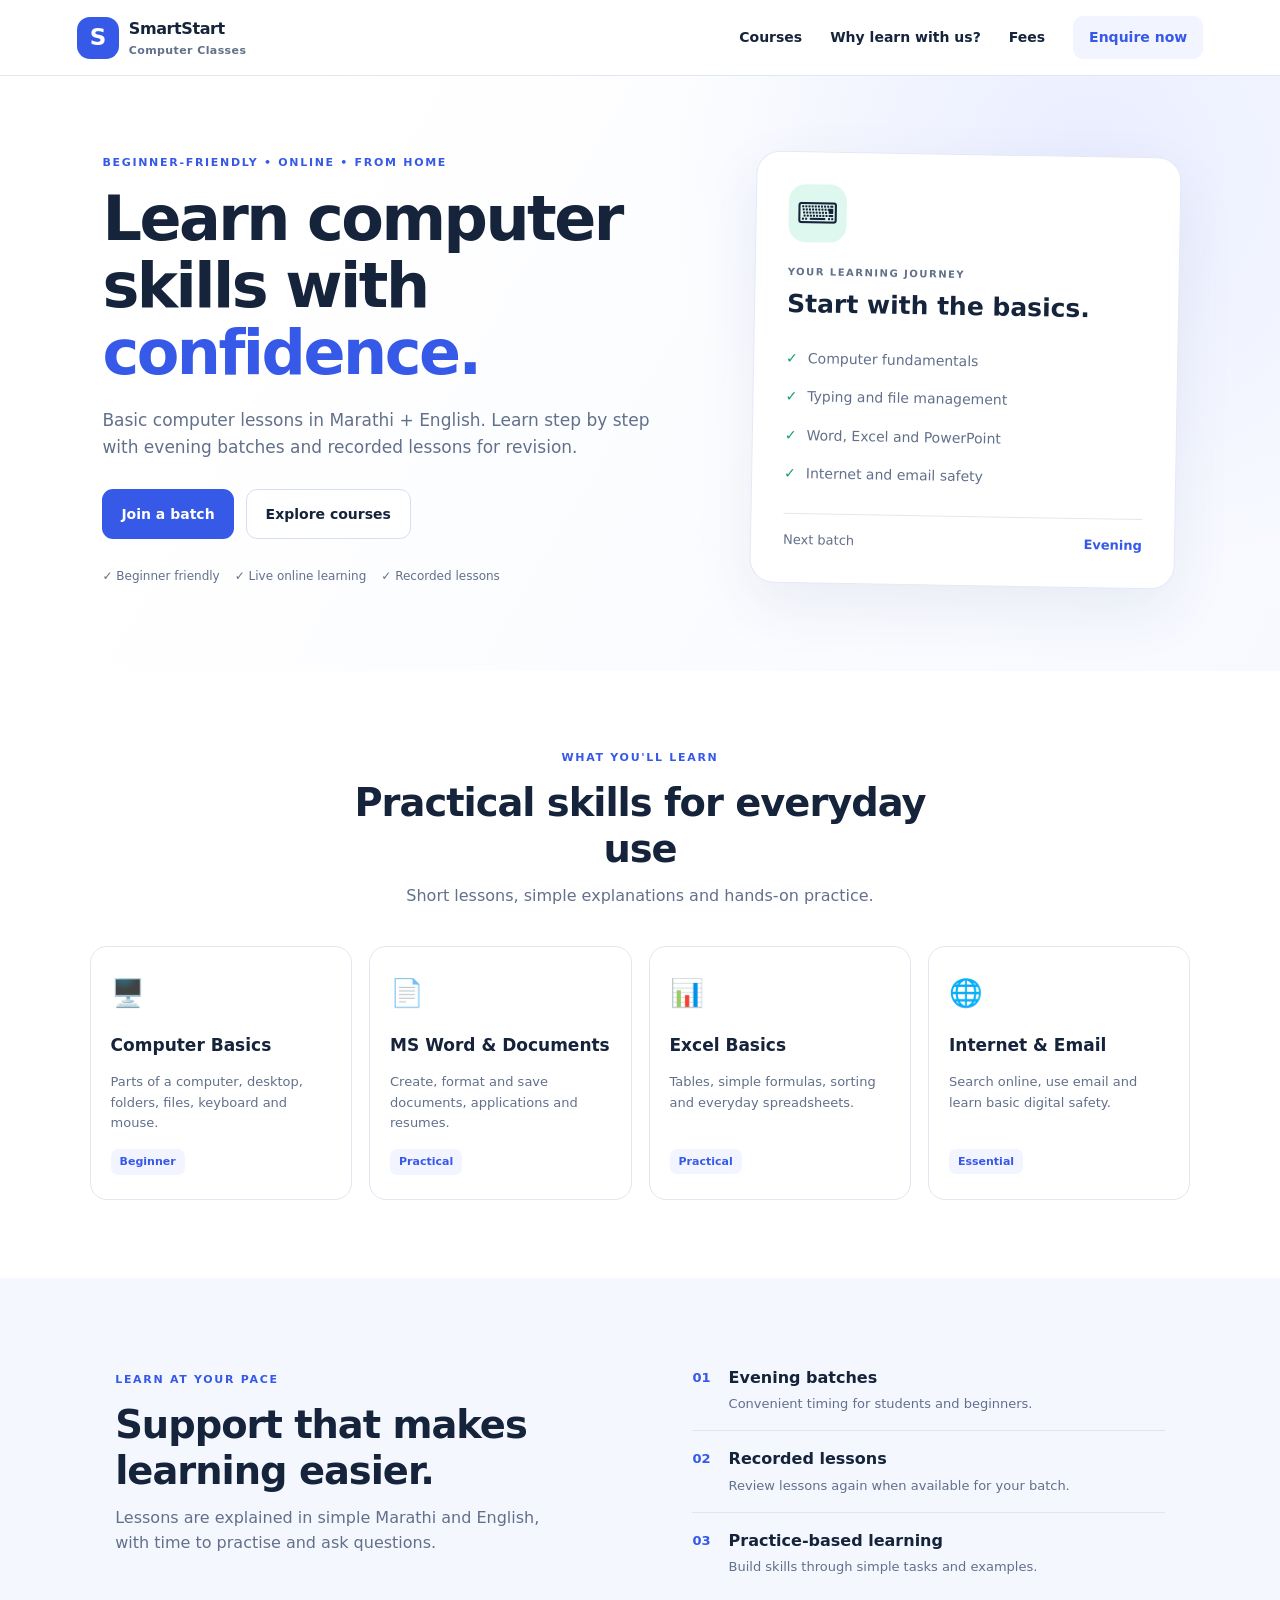
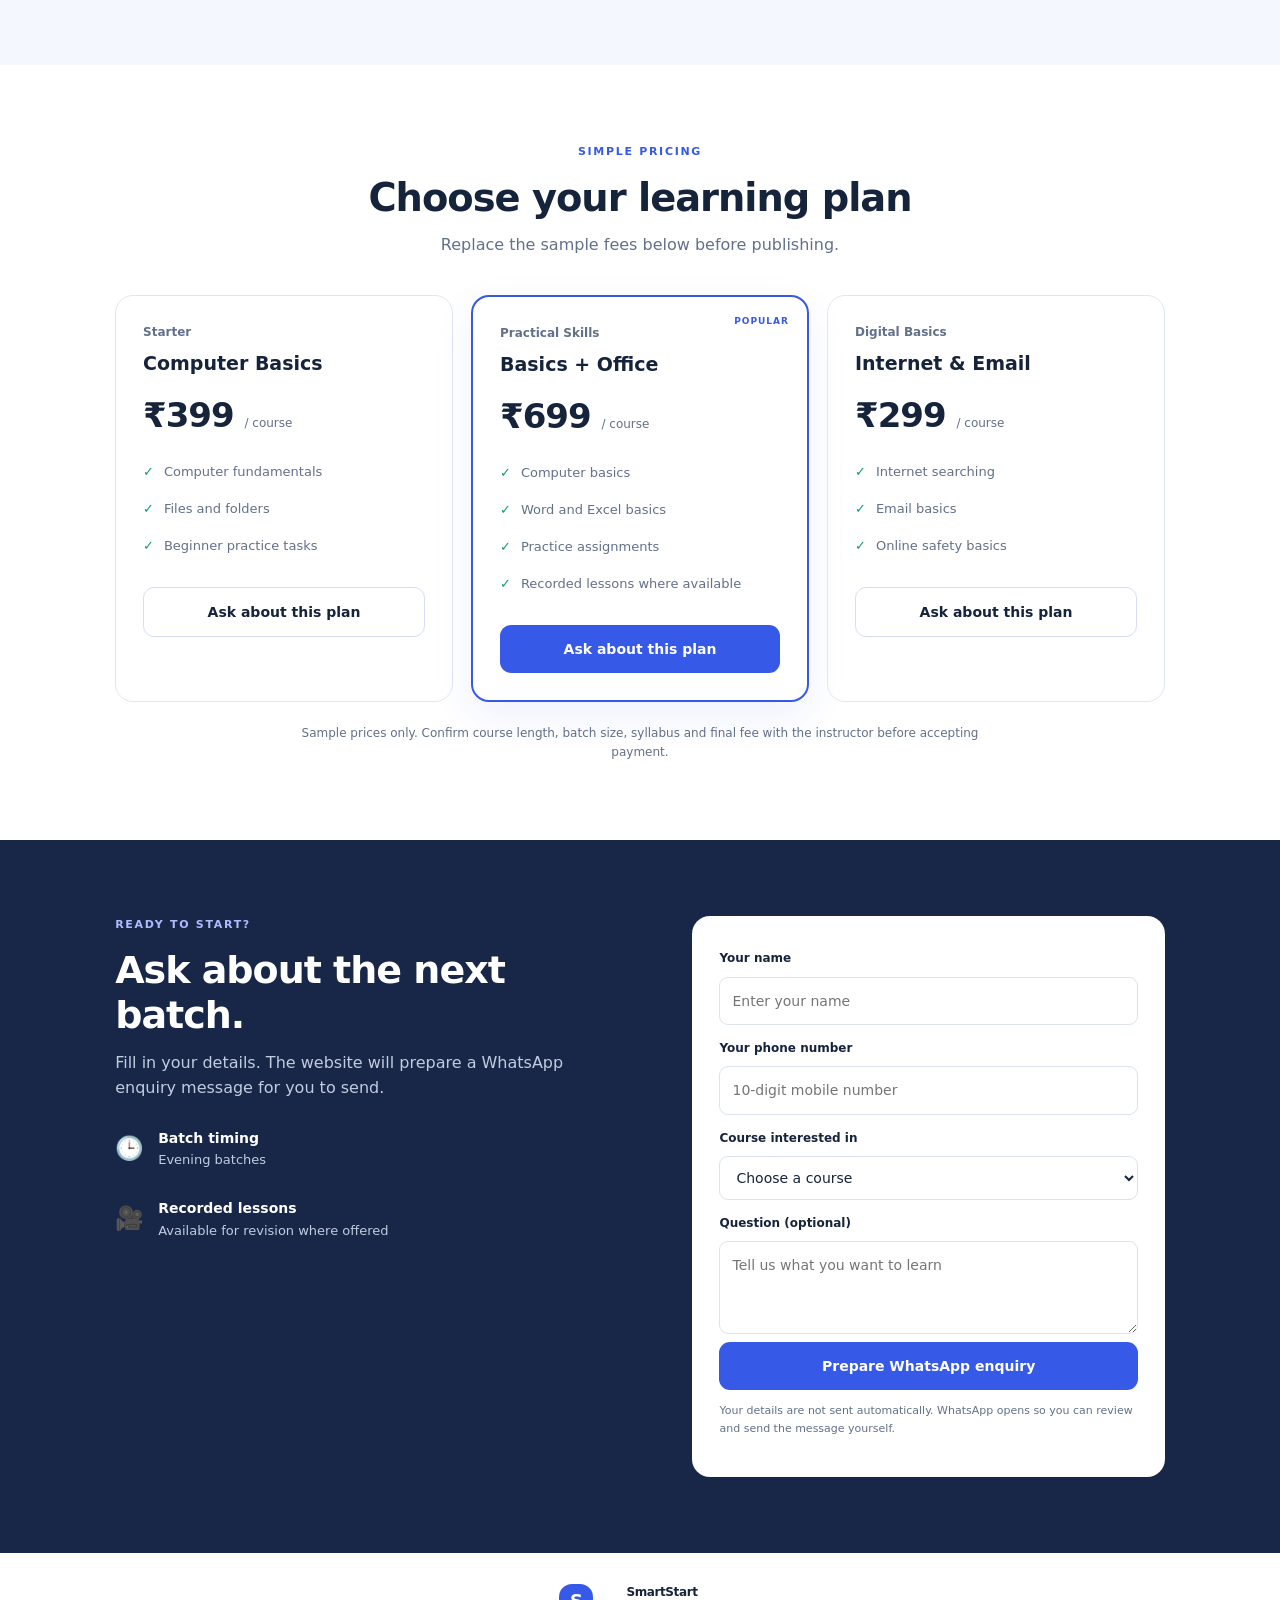
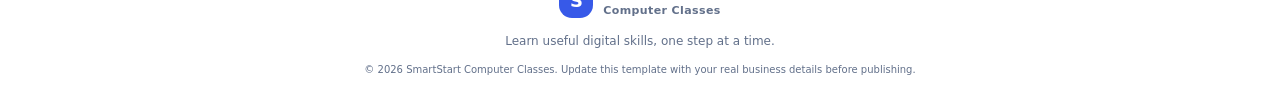
<file: index.html>
<!doctype html>
<html lang="en">
<head>
  <meta charset="UTF-8">
  <meta name="viewport" content="width=device-width, initial-scale=1.0">
  <meta name="description" content="Beginner-friendly online basic computer classes in Marathi and English. Evening batches and recorded lessons.">
  <title>SmartStart Computer Classes | Learn From Home</title>
  <link rel="stylesheet" href="style.css">
</head>
<body>
  <header class="site-header">
    <a class="brand" href="#home" aria-label="SmartStart home">
      <span class="brand-mark">S</span><span>SmartStart <small>Computer Classes</small></span>
    </a>
    <button class="menu-toggle" id="menuToggle" aria-label="Toggle navigation" aria-expanded="false">☰</button>
    <nav id="mainNav">
      <a href="#courses">Courses</a><a href="#benefits">Why learn with us?</a>
      <a href="#pricing">Fees</a><a href="#contact" class="nav-cta">Enquire now</a>
    </nav>
  </header>

  <main>
    <section class="hero" id="home">
      <div class="hero-copy">
        <p class="eyebrow">BEGINNER-FRIENDLY • ONLINE • FROM HOME</p>
        <h1>Learn computer skills with <span>confidence.</span></h1>
        <p class="hero-text">Basic computer lessons in Marathi + English. Learn step by step with evening batches and recorded lessons for revision.</p>
        <div class="hero-actions">
          <a class="button primary" href="#contact">Join a batch</a>
          <a class="button secondary" href="#courses">Explore courses</a>
        </div>
        <div class="mini-trust"><span>✓ Beginner friendly</span><span>✓ Live online learning</span><span>✓ Recorded lessons</span></div>
      </div>
      <div class="hero-card">
        <div class="screen-icon">⌨</div>
        <p class="card-label">YOUR LEARNING JOURNEY</p>
        <h2>Start with the basics.</h2>
        <ul><li>Computer fundamentals</li><li>Typing and file management</li><li>Word, Excel and PowerPoint</li><li>Internet and email safety</li></ul>
        <div class="schedule"><span>Next batch</span><strong>Evening</strong></div>
      </div>
    </section>

    <section class="section" id="courses">
      <div class="section-heading"><p class="eyebrow">WHAT YOU'LL LEARN</p><h2>Practical skills for everyday use</h2><p>Short lessons, simple explanations and hands-on practice.</p></div>
      <div class="course-grid">
        <article class="course-card"><div class="course-icon">🖥️</div><h3>Computer Basics</h3><p>Parts of a computer, desktop, folders, files, keyboard and mouse.</p><span class="tag">Beginner</span></article>
        <article class="course-card"><div class="course-icon">📄</div><h3>MS Word & Documents</h3><p>Create, format and save documents, applications and resumes.</p><span class="tag">Practical</span></article>
        <article class="course-card"><div class="course-icon">📊</div><h3>Excel Basics</h3><p>Tables, simple formulas, sorting and everyday spreadsheets.</p><span class="tag">Practical</span></article>
        <article class="course-card"><div class="course-icon">🌐</div><h3>Internet & Email</h3><p>Search online, use email and learn basic digital safety.</p><span class="tag">Essential</span></article>
      </div>
    </section>

    <section class="benefits" id="benefits">
      <div><p class="eyebrow">LEARN AT YOUR PACE</p><h2>Support that makes learning easier.</h2><p>Lessons are explained in simple Marathi and English, with time to practise and ask questions.</p></div>
      <div class="benefit-list">
        <div><span>01</span><section><h3>Evening batches</h3><p>Convenient timing for students and beginners.</p></section></div>
        <div><span>02</span><section><h3>Recorded lessons</h3><p>Review lessons again when available for your batch.</p></section></div>
        <div><span>03</span><section><h3>Practice-based learning</h3><p>Build skills through simple tasks and examples.</p></section></div>
      </div>
    </section>

    <section class="section pricing-section" id="pricing">
      <div class="section-heading"><p class="eyebrow">SIMPLE PRICING</p><h2>Choose your learning plan</h2><p>Replace the sample fees below before publishing.</p></div>
      <div class="pricing-grid">
        <article class="price-card"><p class="plan-name">Starter</p><h3>Computer Basics</h3><p class="price">₹399 <small>/ course</small></p><ul><li>Computer fundamentals</li><li>Files and folders</li><li>Beginner practice tasks</li></ul><a class="button secondary full" href="#contact" data-plan="Starter - Computer Basics">Ask about this plan</a></article>
        <article class="price-card featured"><div class="popular">POPULAR</div><p class="plan-name">Practical Skills</p><h3>Basics + Office</h3><p class="price">₹699 <small>/ course</small></p><ul><li>Computer basics</li><li>Word and Excel basics</li><li>Practice assignments</li><li>Recorded lessons where available</li></ul><a class="button primary full" href="#contact" data-plan="Practical Skills - Basics + Office">Ask about this plan</a></article>
        <article class="price-card"><p class="plan-name">Digital Basics</p><h3>Internet & Email</h3><p class="price">₹299 <small>/ course</small></p><ul><li>Internet searching</li><li>Email basics</li><li>Online safety basics</li></ul><a class="button secondary full" href="#contact" data-plan="Digital Basics - Internet & Email">Ask about this plan</a></article>
      </div>
      <p class="pricing-note">Sample prices only. Confirm course length, batch size, syllabus and final fee with the instructor before accepting payment.</p>
    </section>

    <section class="contact-section" id="contact">
      <div class="contact-copy"><p class="eyebrow">READY TO START?</p><h2>Ask about the next batch.</h2><p>Fill in your details. The website will prepare a WhatsApp enquiry message for you to send.</p><div class="contact-detail"><span>🕒</span><div><strong>Batch timing</strong><p>Evening batches</p></div></div><div class="contact-detail"><span>🎥</span><div><strong>Recorded lessons</strong><p>Available for revision where offered</p></div></div></div>
      <form id="enquiryForm" class="enquiry-form">
        <label for="studentName">Your name</label><input id="studentName" name="studentName" required maxlength="70" placeholder="Enter your name">
        <label for="phone">Your phone number</label><input id="phone" name="phone" required inputmode="tel" pattern="[0-9+\-\s]{10,16}" placeholder="10-digit mobile number">
        <label for="course">Course interested in</label><select id="course" name="course" required><option value="">Choose a course</option><option>Computer Basics</option><option>Basics + Word & Excel</option><option>Internet & Email</option><option>Not sure yet</option></select>
        <label for="message">Question (optional)</label><textarea id="message" name="message" rows="3" maxlength="300" placeholder="Tell us what you want to learn"></textarea>
        <button class="button primary full" type="submit">Prepare WhatsApp enquiry</button>
        <p class="form-note">Your details are not sent automatically. WhatsApp opens so you can review and send the message yourself.</p>
        <p id="formStatus" class="form-status" role="status" aria-live="polite"></p>
      </form>
    </section>
  </main>

  <footer><a class="brand footer-brand" href="#home"><span class="brand-mark">S</span><span>SmartStart <small>Computer Classes</small></span></a><p>Learn useful digital skills, one step at a time.</p><small>© <span id="year"></span> SmartStart Computer Classes. Update this template with your real business details before publishing.</small></footer>
  <script src="script.js"></script>
</body>
</html>
</file>
<file: style.css>
:root{--ink:#15233b;--muted:#62708a;--primary:#3759e8;--primary-dark:#2543c7;--pale:#f2f5ff;--line:#e1e7f0;--white:#fff;--mint:#dff8ef}
*{box-sizing:border-box}html{scroll-behavior:smooth}body{margin:0;font-family:Inter,ui-sans-serif,system-ui,-apple-system,BlinkMacSystemFont,"Segoe UI",sans-serif;color:var(--ink);line-height:1.6;background:#fff}a{color:inherit;text-decoration:none}.site-header{height:auto;min-height:76px;padding:16px 6%;display:flex;align-items:center;justify-content:space-between;gap:24px;border-bottom:1px solid var(--line);background:#fff;position:sticky;top:0;z-index:10}.brand{display:flex;align-items:center;gap:10px;font-weight:800;letter-spacing:-.4px}.brand small{display:block;font-size:11px;color:var(--muted);font-weight:600;letter-spacing:.4px}.brand-mark{display:grid;place-items:center;width:42px;height:42px;background:var(--primary);color:white;border-radius:13px;font-size:23px}.site-header nav{display:flex;align-items:center;gap:28px;font-size:14px;font-weight:650}.site-header nav a:hover{color:var(--primary)}.nav-cta{padding:10px 16px;border-radius:10px;background:var(--pale);color:var(--primary)}.menu-toggle{display:none;background:white;border:1px solid var(--line);border-radius:8px;padding:8px 12px;font-size:20px}.hero{padding:78px 8% 84px;display:grid;grid-template-columns:1.15fr .85fr;align-items:center;gap:7%;background:radial-gradient(circle at 85% 15%,#e9edff 0,transparent 35%),linear-gradient(120deg,#fff 20%,#f7f9ff 100%)}.eyebrow{font-size:11px;font-weight:850;letter-spacing:1.7px;color:var(--primary);margin:0 0 14px}.hero h1{font-size:clamp(38px,5vw,62px);line-height:1.08;letter-spacing:-2.5px;margin:0 0 20px;max-width:650px}.hero h1 span{color:var(--primary)}.hero-text{font-size:17px;max-width:570px;color:var(--muted)}.hero-actions{display:flex;gap:12px;flex-wrap:wrap;margin:28px 0}.button{display:inline-flex;align-items:center;justify-content:center;border:0;border-radius:11px;padding:13px 19px;font:inherit;font-size:14px;font-weight:750;cursor:pointer;transition:transform .15s,background .15s}.button:hover{transform:translateY(-1px)}.primary{background:var(--primary);color:#fff}.primary:hover{background:var(--primary-dark)}.secondary{border:1px solid #d6def5;background:#fff;color:var(--ink)}.mini-trust{display:flex;gap:15px;flex-wrap:wrap;color:var(--muted);font-size:12px}.hero-card{background:#fff;border:1px solid #e5e9f5;border-radius:24px;padding:32px;box-shadow:0 22px 60px #273d7914;transform:rotate(1deg)}.screen-icon{display:grid;place-items:center;width:58px;height:58px;background:var(--mint);border-radius:17px;font-size:29px}.card-label{font-size:10px;letter-spacing:1.5px;font-weight:850;color:var(--muted);margin:22px 0 4px}.hero-card h2{font-size:25px;margin:0 0 15px}.hero-card ul,.price-card ul{list-style:none;padding:0;margin:0}.hero-card li,.price-card li{padding:8px 0;color:var(--muted);font-size:14px}.hero-card li:before,.price-card li:before{content:"✓";color:#149b70;font-weight:900;margin-right:10px}.schedule{border-top:1px solid var(--line);margin-top:20px;padding-top:16px;display:flex;justify-content:space-between;color:var(--muted);font-size:13px}.schedule strong{color:var(--primary)}.section{padding:78px 7%}.section-heading{text-align:center;max-width:650px;margin:0 auto 38px}.section-heading h2,.benefits h2,.contact-copy h2{font-size:clamp(28px,3vw,39px);line-height:1.18;letter-spacing:-1px;margin:0 0 12px}.section-heading>p:last-child,.benefits>div>p:not(.eyebrow),.contact-copy>p:not(.eyebrow){color:var(--muted);margin-top:0}.course-grid{display:grid;grid-template-columns:repeat(4,1fr);gap:17px;max-width:1200px;margin:auto}.course-card{border:1px solid var(--line);border-radius:17px;padding:24px 20px;background:#fff;transition:box-shadow .2s,transform .2s}.course-card:hover{box-shadow:0 15px 35px #15233b0d;transform:translateY(-3px)}.course-icon{font-size:27px}.course-card h3{font-size:17px;margin:17px 0 8px}.course-card p{font-size:13px;color:var(--muted);min-height:62px}.tag{display:inline-block;padding:4px 9px;border-radius:7px;background:var(--pale);color:var(--primary);font-size:11px;font-weight:750}.benefits{padding:72px 9%;background:#f5f7ff;display:grid;grid-template-columns:1fr 1fr;gap:10%;align-items:center}.benefits>div>p:not(.eyebrow){max-width:440px}.benefit-list>div{display:flex;gap:18px;padding:15px 0;border-bottom:1px solid #dfe5f3}.benefit-list>div:last-child{border:0}.benefit-list>div>span{font-size:13px;font-weight:850;color:var(--primary);padding-top:3px}.benefit-list h3{margin:0;font-size:16px}.benefit-list p{margin:4px 0 0;color:var(--muted);font-size:13px}.pricing-section{background:#fff}.pricing-grid{display:grid;grid-template-columns:repeat(3,1fr);gap:18px;max-width:1050px;margin:auto}.price-card{border:1px solid var(--line);border-radius:18px;padding:27px;position:relative}.price-card.featured{border:2px solid var(--primary);box-shadow:0 15px 40px #3759e815}.popular{position:absolute;right:18px;top:17px;font-size:9px;letter-spacing:1px;color:var(--primary);font-weight:900}.plan-name{font-size:12px;color:var(--muted);font-weight:750;margin:0}.price-card h3{font-size:19px;margin:5px 0}.price{font-size:34px;letter-spacing:-1px;font-weight:850;margin:10px 0 12px}.price small{font-size:12px;color:var(--muted);font-weight:500;letter-spacing:0}.price-card ul{margin-bottom:22px}.price-card li{font-size:13px}.full{width:100%}.pricing-note{text-align:center;color:var(--muted);font-size:12px;max-width:700px;margin:22px auto 0}.contact-section{background:#182747;color:#fff;padding:76px 9%;display:grid;grid-template-columns:1fr 1fr;gap:10%;align-items:start}.contact-section .eyebrow{color:#aebcff}.contact-copy h2{font-size:38px}.contact-copy>p:not(.eyebrow){color:#c2cce0}.contact-detail{display:flex;align-items:center;gap:14px;margin-top:24px}.contact-detail>span{font-size:23px}.contact-detail strong{font-size:14px}.contact-detail p{margin:0;color:#c2cce0;font-size:13px}.enquiry-form{background:#fff;color:var(--ink);padding:27px;border-radius:18px;display:flex;flex-direction:column;gap:8px}.enquiry-form label{font-size:12px;font-weight:750;margin-top:6px}.enquiry-form input,.enquiry-form select,.enquiry-form textarea{width:100%;border:1px solid #dce3ef;border-radius:9px;padding:12px;font:inherit;font-size:14px;color:var(--ink);background:#fff}.enquiry-form input:focus,.enquiry-form select:focus,.enquiry-form textarea:focus{outline:2px solid #cbd5ff;border-color:var(--primary)}.form-note,.form-status{font-size:11px;color:var(--muted);margin:4px 0 0}.form-status{font-weight:700}footer{padding:30px 7%;text-align:center;color:var(--muted);font-size:12px}footer .brand{justify-content:center;color:var(--ink)}footer p{margin:13px 0 8px}.footer-brand .brand-mark{width:34px;height:34px;font-size:18px}
@media(max-width:900px){.hero{padding:58px 6%;grid-template-columns:1fr;gap:35px}.hero-card{max-width:520px;transform:none}.course-grid{grid-template-columns:repeat(2,1fr)}.benefits,.contact-section{grid-template-columns:1fr;gap:32px}.pricing-grid{grid-template-columns:1fr;max-width:480px}.site-header{padding:13px 5%}.site-header nav{gap:15px}}
@media(max-width:620px){.site-header{flex-wrap:wrap}.menu-toggle{display:block}.site-header nav{display:none;width:100%;flex-direction:column;align-items:stretch;gap:0}.site-header nav.open{display:flex}.site-header nav a{padding:12px 4px;border-top:1px solid var(--line)}.hero{padding:48px 6%}.hero h1{letter-spacing:-1.5px}.hero-text{font-size:15px}.mini-trust{flex-direction:column;gap:6px}.section{padding:56px 6%}.course-grid{grid-template-columns:1fr}.course-card p{min-height:0}.benefits,.contact-section{padding:55px 6%}.contact-copy h2{font-size:32px}.enquiry-form{padding:20px}}
</file>
